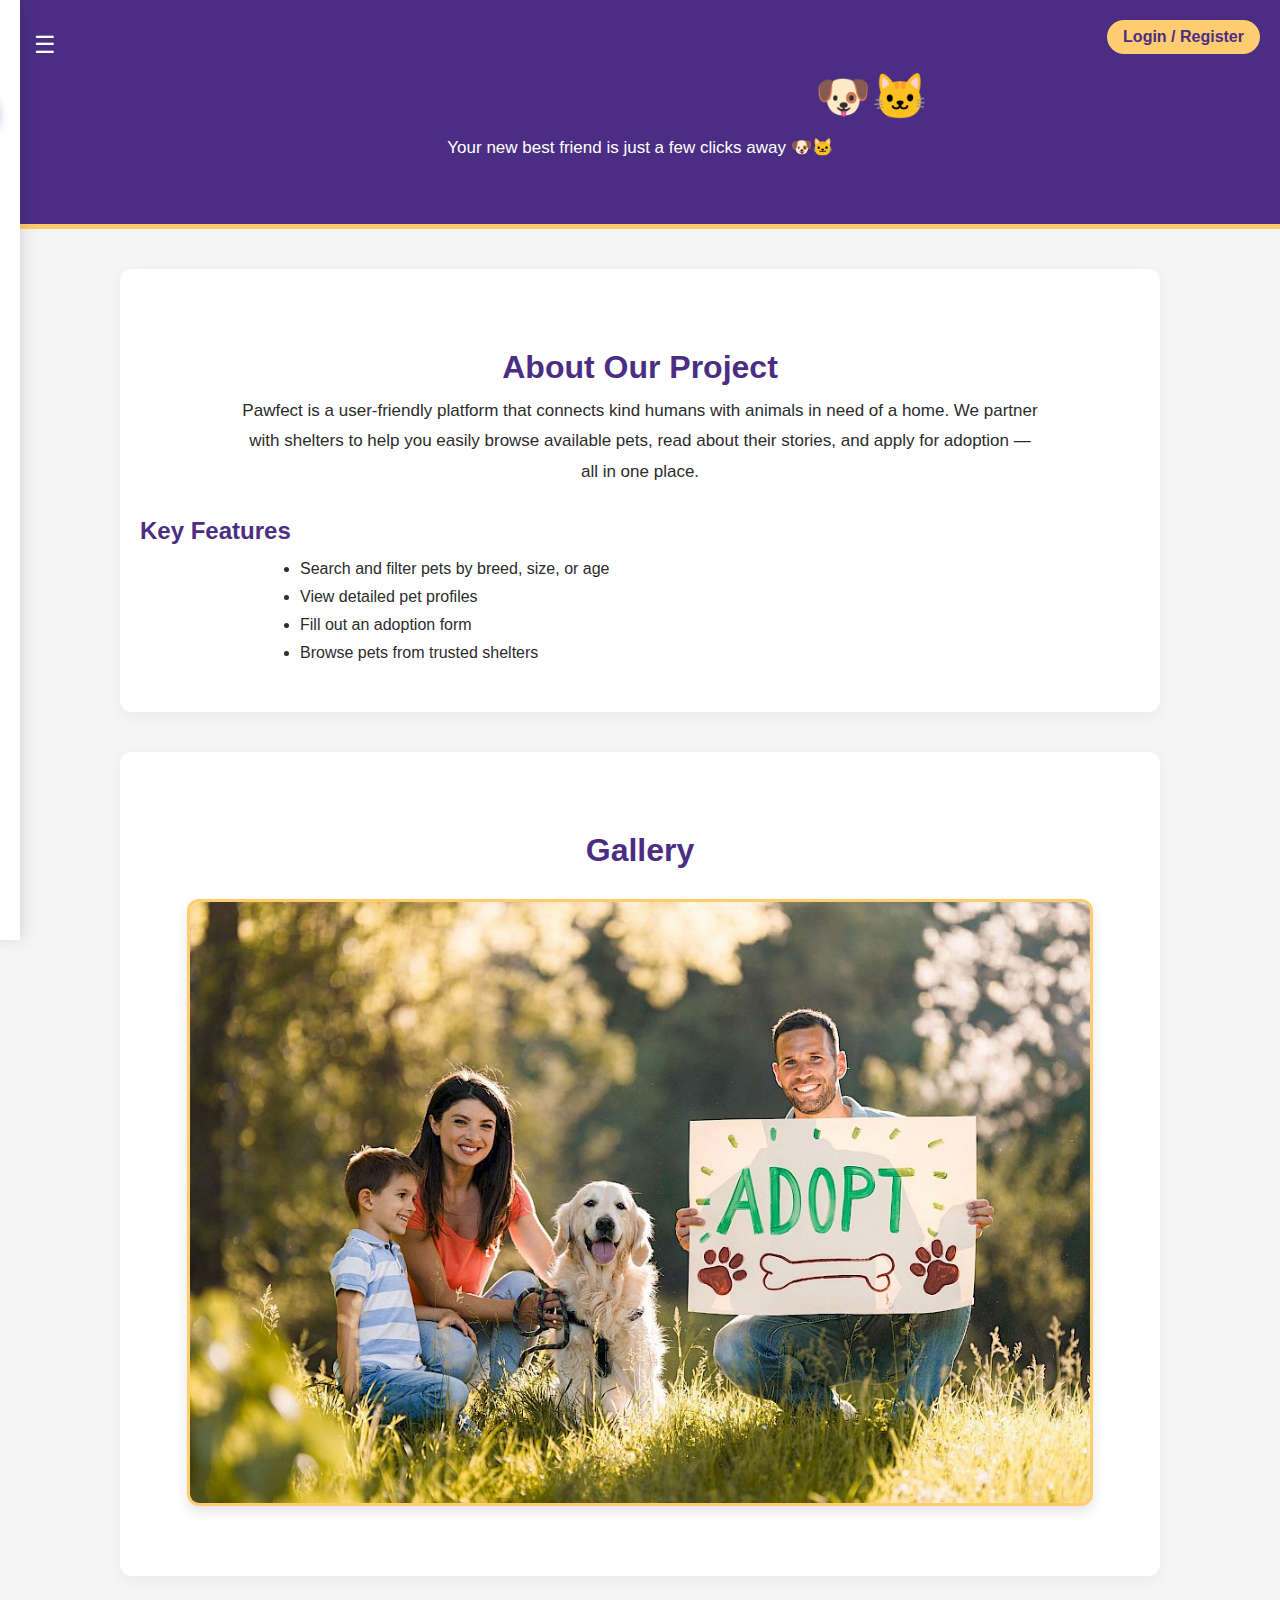
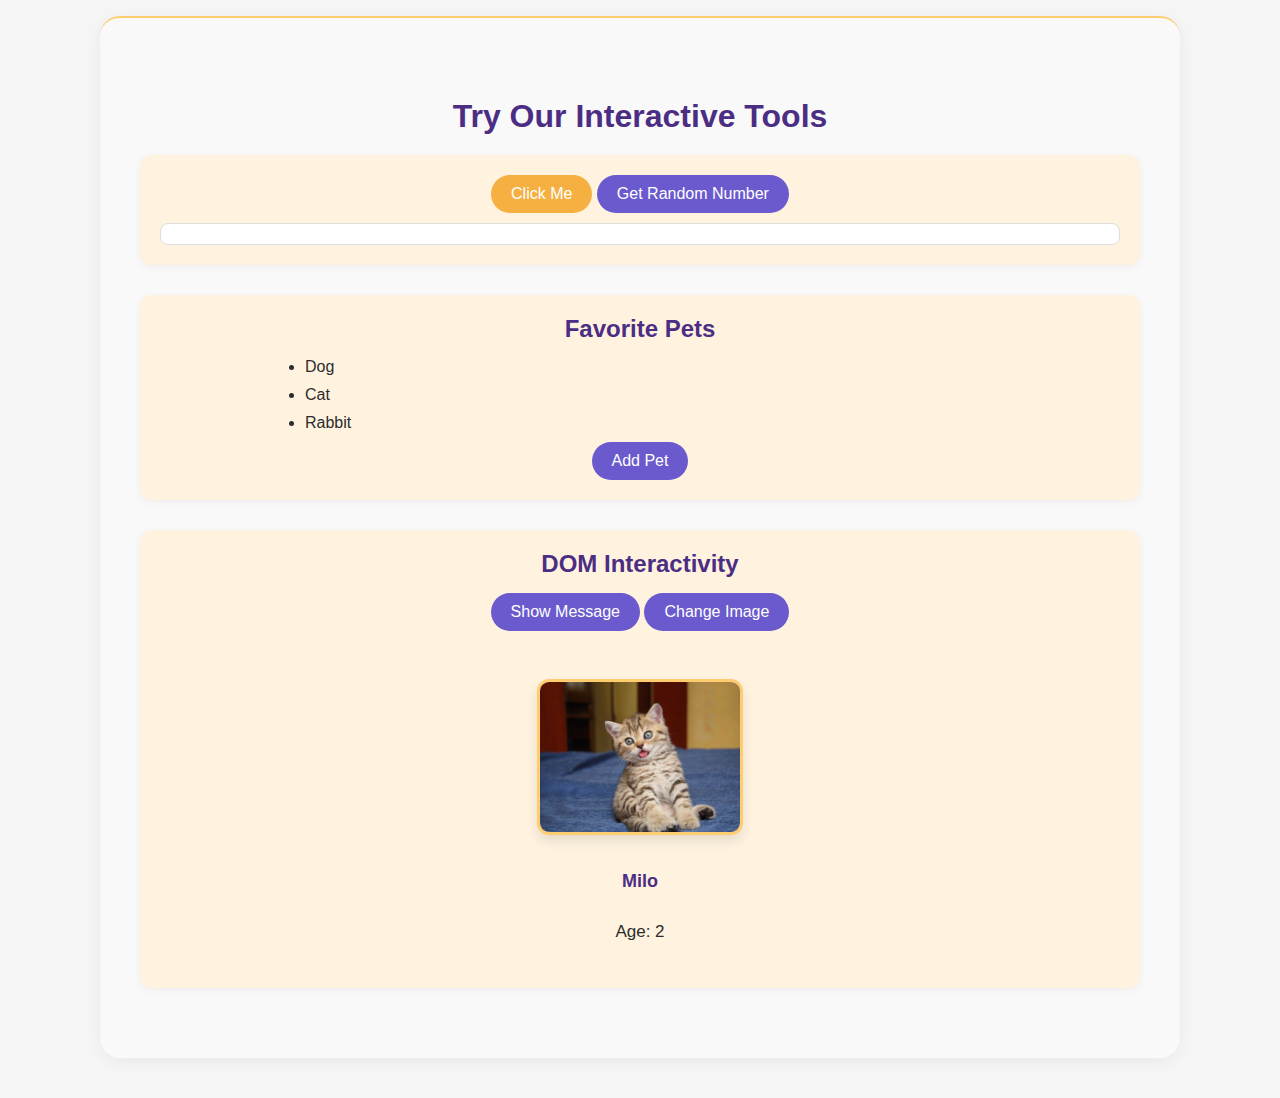
<file: index.html>
<!DOCTYPE html>
<html lang="en">
<head>
  <meta charset="UTF-8" />
  <meta name="viewport" content="width=device-width, initial-scale=1.0" />
  <title>Pet Adoption Website</title>
  <link rel="stylesheet" href="css/styles.css" />
</head>
<body>
  <header>
    <div class="header-container">
      <div class="header-content">
        <h1 id="mainTitle">Welcome to Pawfect!</h1>
        <p>Your new best friend is just a few clicks away 🐶🐱</p>
      </div>
      <a href="login.html" class="login-btn" style="position: absolute; top: 20px; right: 20px;">Login / Register</a>
      <button class="menu-toggle" id="sidebarToggle">☰</button>

      <div class="sidebar" id="sidebar">
        <div class="sidebar-header">
          <h3>Pawfect Menu</h3>
          <button class="sidebar-close" id="sidebarClose">×</button>
        </div>
        <ul class="sidebar-menu">
          <li><a href="index.html">Home</a></li>
          <li><a href="adopt.html">Adopt a Pet</a></li>
          <li><a href="pet-details.html">Pet Details</a></li>
          <li><a href="about.html">About Us</a></li>
          <li><a href="contact.html">Contact</a></li>
          <li><a href="logic-tools.html">Logic Tools</a></li>
          <li><a href="settings.html">Settings</a></li>
        </ul>
      </div>
      <div class="sidebar-overlay" id="sidebarOverlay"></div>
    </div>
  </header>

  <section>
    <h2>About Our Project</h2>
    <p>Pawfect is a user-friendly platform that connects kind humans with animals in need of a home.
      We partner with shelters to help you easily browse available pets, read about their stories, and apply for adoption — all in one place.</p>
    <h3>Key Features</h3>
    <ul>
      <li>Search and filter pets by breed, size, or age</li>
      <li>View detailed pet profiles</li>
      <li>Fill out an adoption form</li>
      <li>Browse pets from trusted shelters</li>
    </ul>
  </section>

  <section>
    <h2>Gallery</h2>
    <img src="images/pet.jpg" alt="Adoptable dog" />
  </section>

  <section class="interactive-section">
    <h2>Try Our Interactive Tools</h2>

    <div class="interactive-box">
      <button id="alertBtn" class="btn">Click Me</button>
      <button id="randomBtn" class="btn">Get Random Number</button>
      <div id="randomDisplay" class="output-box"></div>
    </div>

    <div class="interactive-box">
      <h3>Favorite Pets</h3>
      <ul id="petList" class="pet-list-box"></ul>
      <button id="addPetBtn" class="btn">Add Pet</button>
    </div>

    <div class="interactive-box">
      <h3>DOM Interactivity</h3>
      <button id="revealBtn" class="btn">Show Message</button>
      <button id="changeImgBtn" class="btn">Change Image</button>
      <br><br>
      <img id="mainImage" src="images/cat2.jpg" alt="Adoptable dog" width="200" />
      <audio id="meowSound" src="meow.mp3"></audio>
      <p class="pet-name">Pet name will appear here</p>
      <p class="pet-age"></p>

    </div>
    

  <p id="loginStatus"></p>

  <script src="js/sidebar.js"></script>
  <script src="js/script.js"></script>
  <script src="js/jquery-script.js"></script>
  <script src="js/auth.js"></script>
</body>
</html>
</file>
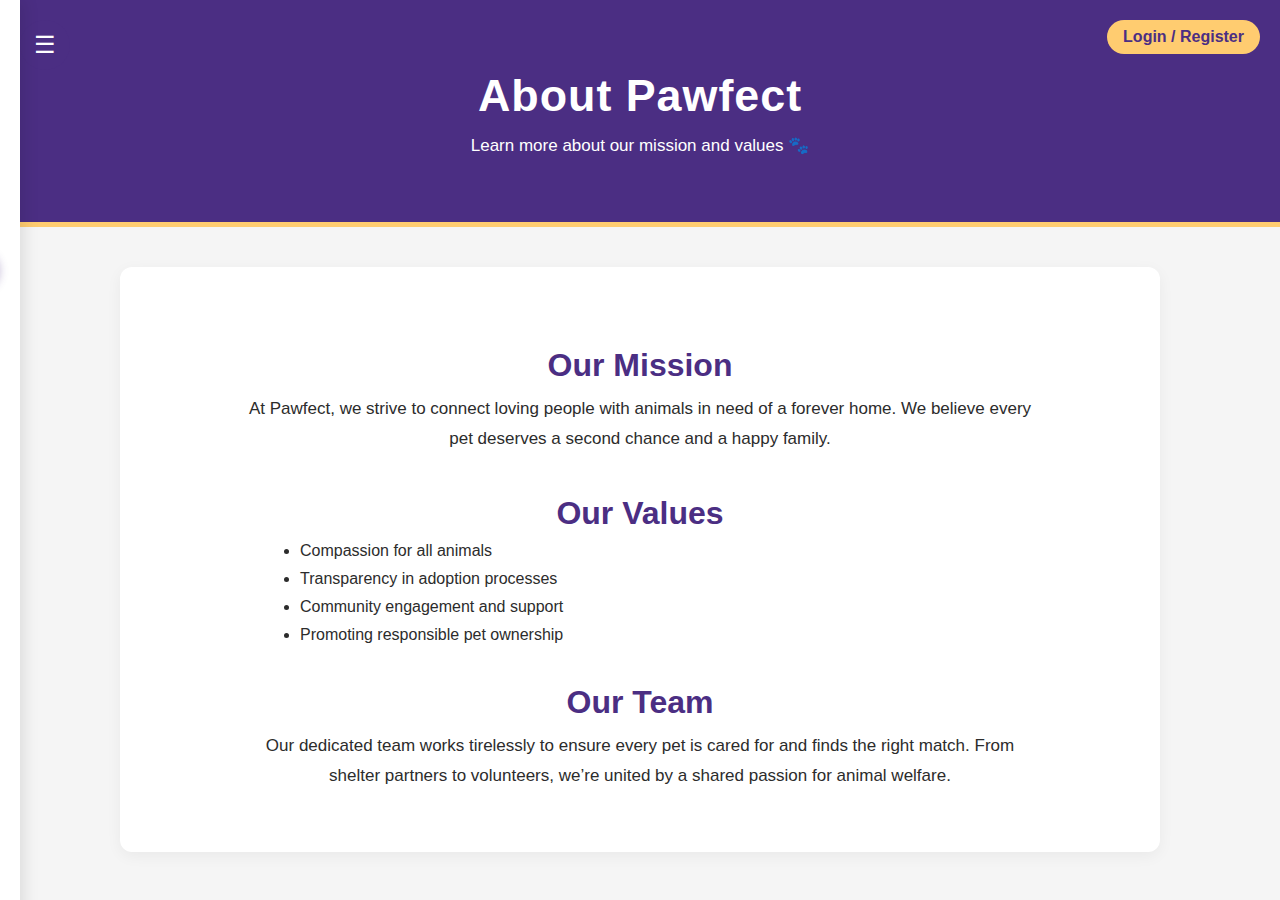
<file: about.html>
<!DOCTYPE html>
<html lang="en">
<head>
  <meta charset="UTF-8" />
  <meta name="viewport" content="width=device-width, initial-scale=1.0"/>
  <title>About Pawfect</title>
  <link rel="stylesheet" href="css/styles.css" />
</head>
<body>

<header>
  <h1>About Pawfect</h1>
  <p>Learn more about our mission and values 🐾</p>
  <a href="login.html" class="login-btn" style="position: absolute; top: 20px; right: 20px;">Login / Register</a>
  <button class="menu-toggle" id="sidebarToggle">☰</button>

  <div class="sidebar" id="sidebar">
    <div class="sidebar-header">
      <h3>Pawfect Menu</h3>
      <button class="sidebar-close" id="sidebarClose">×</button>
    </div>
    <ul class="sidebar-menu">
      <li><a href="index.html">Home</a></li>
      <li><a href="adopt.html">Adopt a Pet</a></li>
      <li><a href="pet-details.html">Pet Details</a></li>
      <li><a href="about.html" class="active">About Us</a></li>
      <li><a href="contact.html">Contact</a></li>
      <li><a href="logic-tools.html">Logic Tools</a></li>
      <li><a href="settings.html">Settings</a></li>
    </ul>
  </div>

  <div class="sidebar-overlay" id="sidebarOverlay"></div>
</header>

<section>
  <h2>Our Mission</h2>
  <p>At Pawfect, we strive to connect loving people with animals in need of a forever home. We believe every pet deserves a second chance and a happy family.</p>
  
  <h2>Our Values</h2>
  <ul>
    <li>Compassion for all animals</li>
    <li>Transparency in adoption processes</li>
    <li>Community engagement and support</li>
    <li>Promoting responsible pet ownership</li>
  </ul>
  
  <h2>Our Team</h2>
  <p>Our dedicated team works tirelessly to ensure every pet is cared for and finds the right match. From shelter partners to volunteers, we’re united by a shared passion for animal welfare.</p>
</section>
<script src="js/adopt-form.js"></script>
<script src="js/sidebar.js"></script>
</body>
</html>
</file>
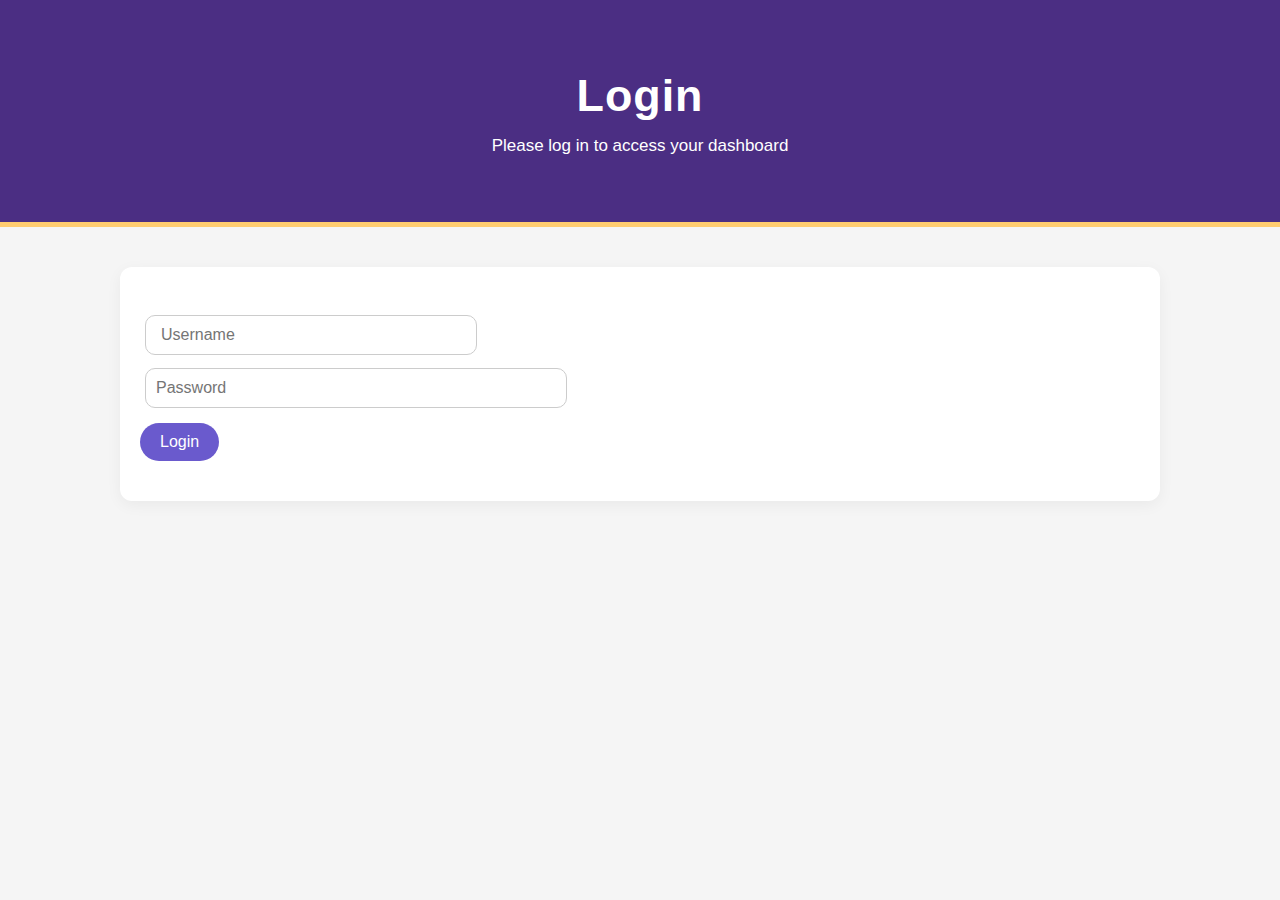
<file: admin-dashboard.html>
<!DOCTYPE html>
<html lang="en">
<head>
  <meta charset="UTF-8" />
  <meta name="viewport" content="width=device-width, initial-scale=1.0" />
  <title>Admin Dashboard</title>
  <link rel="stylesheet" href="css/styles.css" />
</head>
<body>
  <header>
    <h1>Admin Dashboard</h1>
    <p>Manage pet listings and user applications 🛠️</p>
    <button class="menu-toggle" id="sidebarToggle">☰</button>

    <div class="sidebar" id="sidebar">
      <div class="sidebar-header">
        <h3>Pawfect Menu</h3>
        <button class="sidebar-close" id="sidebarClose">×</button>
      </div>
      <ul class="sidebar-menu">
        <li><a href="index.html">Home</a></li>
        <li><a href="adopt.html">Adopt a Pet</a></li>
        <li><a href="pet-details.html">Pet Details</a></li>
        <li><a href="about.html">About Us</a></li>
        <li><a href="contact.html">Contact</a></li>
        <li><a href="logic-tools.html">Logic Tools</a></li>
        <li><a href="settings.html">Settings</a></li>
      </ul>
    </div>
    <div class="sidebar-overlay" id="sidebarOverlay"></div>
  </header>

  <section>
    <h2>Pet Listings</h2>
    <table class="admin-table">
      <thead>
        <tr>
          <th>Name</th>
          <th>Breed</th>
          <th>Age</th>
          <th>Status</th>
          <th>Actions</th>
        </tr>
      </thead>
      <tbody>
        <tr>
          <td>Aktos</td>
          <td>Labrador</td>
          <td>2</td>
          <td>Available</td>
          <td><button class="btn">Edit</button> <button class="btn danger">Remove</button></td>
        </tr>
        <tr>
          <td>Luna</td>
          <td>Siberian</td>
          <td>1</td>
          <td>Adopted</td>
          <td><button class="btn">Edit</button> <button class="btn danger">Remove</button></td>
        </tr>
      </tbody>
    </table>
  </section>

  <section>
    <h2>Pending Applications</h2>
    <ul class="admin-list" id="applicationsList"></ul>
      <li><strong>John Doe</strong> applied to adopt <em>Aktos</em> — <button class="btn">Approve</button> <button class="btn danger">Reject</button></li>
      <li><strong>Jane Smith</strong> applied to adopt <em>Luna</em> — <button class="btn">Approve</button> <button class="btn danger">Reject</button></li>
    </ul>
  </section>
  <script>
    const list = document.getElementById('applicationsList');
    const apps = JSON.parse(localStorage.getItem('adoptionApplications') || '[]');
  
    if (apps.length === 0) {
      list.innerHTML = '<li>Нет новых заявок</li>';
    } else {
      apps.forEach(app => {
        const li = document.createElement('li');
        li.innerHTML = `<strong>${app.fullName}</strong> хочет усыновить <em>${app.petName}</em> —
          <button class="btn">Одобрить</button>
          <button class="btn danger">Отклонить</button>`;
        list.appendChild(li);
      });
    }
  </script>
  
  <script src="js/sidebar.js"></script>
  <script src="js/dashboard.js"></script>
  <script src="js/auth.js"></script>
</body>
</html>
</file>
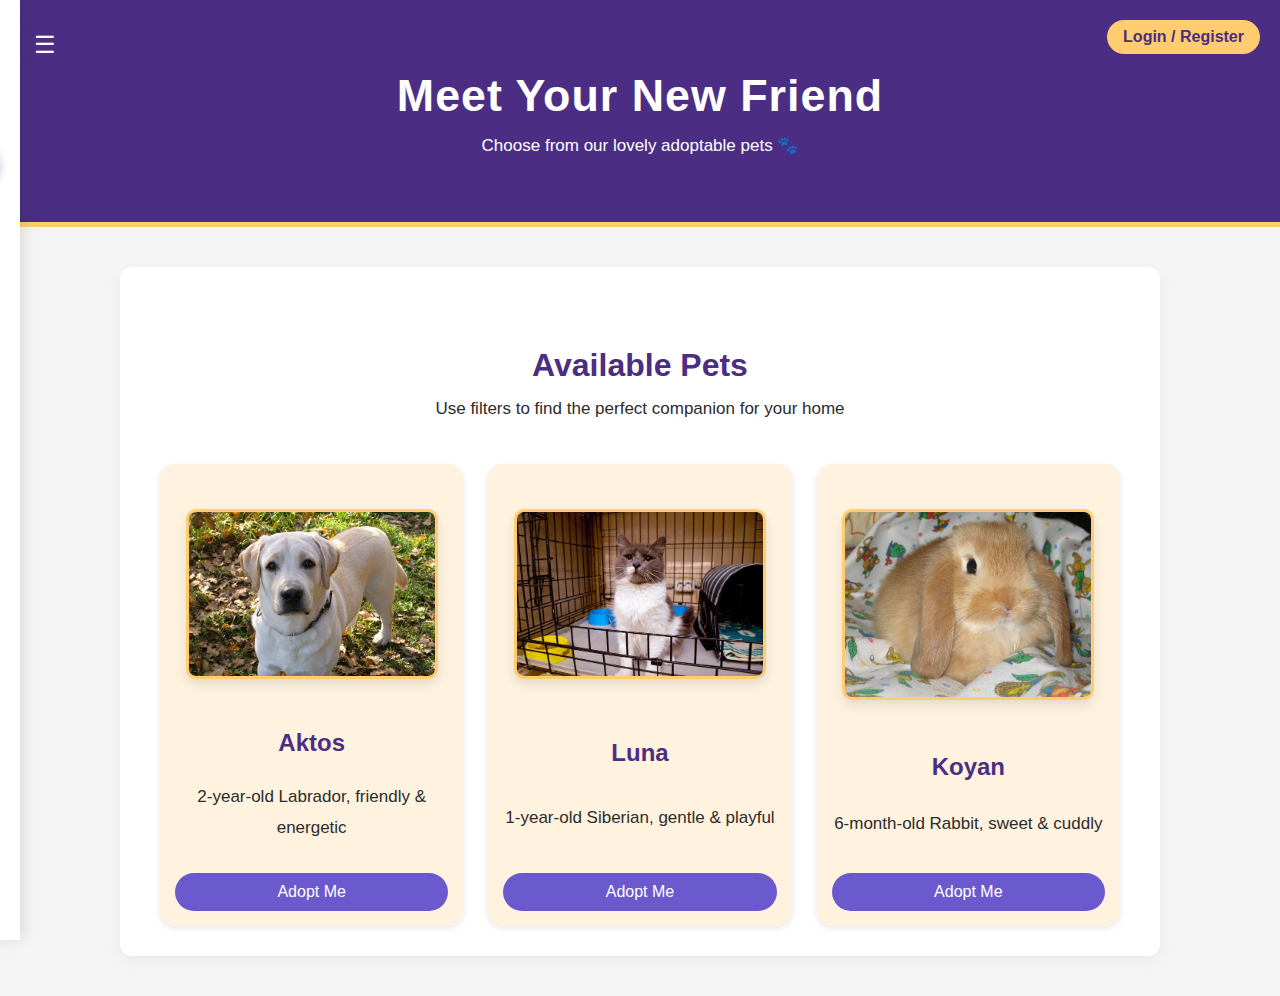
<file: adopt.html>
<!DOCTYPE html>
<html lang="en">
<head>
  <meta charset="UTF-8" />
  <meta name="viewport" content="width=device-width, initial-scale=1.0"/>
  <title>Adopt a Pet</title>
  <link rel="stylesheet" href="css/styles.css" />
  <link rel="stylesheet" href="css/modal.css" />
</head>
<body>

<header>
  <h1>Meet Your New Friend</h1>
  <p>Choose from our lovely adoptable pets 🐾</p>
  <a href="login.html" class="login-btn" style="position: absolute; top: 20px; right: 20px;">Login / Register</a>
  <button class="menu-toggle" id="sidebarToggle">☰</button>

  <div class="sidebar" id="sidebar">
    <div class="sidebar-header">
      <h3>Pawfect Menu</h3>
      <button class="sidebar-close" id="sidebarClose">×</button>
    </div>
    <ul class="sidebar-menu">
      <li><a href="index.html">Home</a></li>
      <li><a href="adopt.html">Adopt a Pet</a></li>
      <li><a href="pet-details.html">Pet Details</a></li>
      <li><a href="about.html">About Us</a></li>
      <li><a href="contact.html">Contact</a></li>
      <li><a href="logic-tools.html">Logic Tools</a></li>
    </ul>
  </div>

  <div class="sidebar-overlay" id="sidebarOverlay"></div>
</header>

<section>
  <h2>Available Pets</h2>
  <p>Use filters to find the perfect companion for your home</p>

  <div class="pets-grid">
    <div class="pet-card">
      <img src="images/dog1.jpg" alt="Aktos the dog" />
      <h3>Aktos</h3>
      <p>2-year-old Labrador, friendly & energetic</p>
      <button type="button" class="btn adopt-btn" data-pet="Aktos">Adopt Me</button>

    </div>
    <div class="pet-card">
      <img src="images/cat1.jpg" alt="Luna the cat" />
      <h3>Luna</h3>
      <p>1-year-old Siberian, gentle & playful</p>
      <button type="button" class="btn adopt-btn" data-pet="Luna">Adopt Me</button>

    </div>
    <div class="pet-card">
      <img src="images/rabbit1.jpg" alt="Koyan the rabbit" />
      <h3>Koyan</h3>
      <p>6-month-old Rabbit, sweet & cuddly</p>
      <button type="button" class="btn adopt-btn" data-pet="Koyan">Adopt Me</button>

    </div>
  </div>
</section>

<div id="adoptionFormModal" class="modal hidden">
  <div class="modal-content">
    <span class="close-button" id="closeModal">×</span>
    <h2>Заполните форму для усыновления</h2>
    <form id="adoptionForm">
      <input type="hidden" name="petName" id="petNameField" />
      <label for="fullName">Ваше имя:</label>
      <input type="text" id="fullName" name="fullName" required />

      <label for="email">Email:</label>
      <input type="email" id="email" name="email" required />

      <label for="phone">Телефон:</label>
      <input type="tel" id="phone" name="phone" required />

      <label for="message">Почему вы хотите усыновить?</label>
      <textarea id="message" name="message" rows="4" required></textarea>

      <button type="submit" class="btn">Отправить заявку</button>
    </form>
  </div>
</div>

<!-- Скрипты -->
<script src="js/sidebar.js"></script>
<script src="js/adopt-form.js"></script>

</body>
</html>
</file>
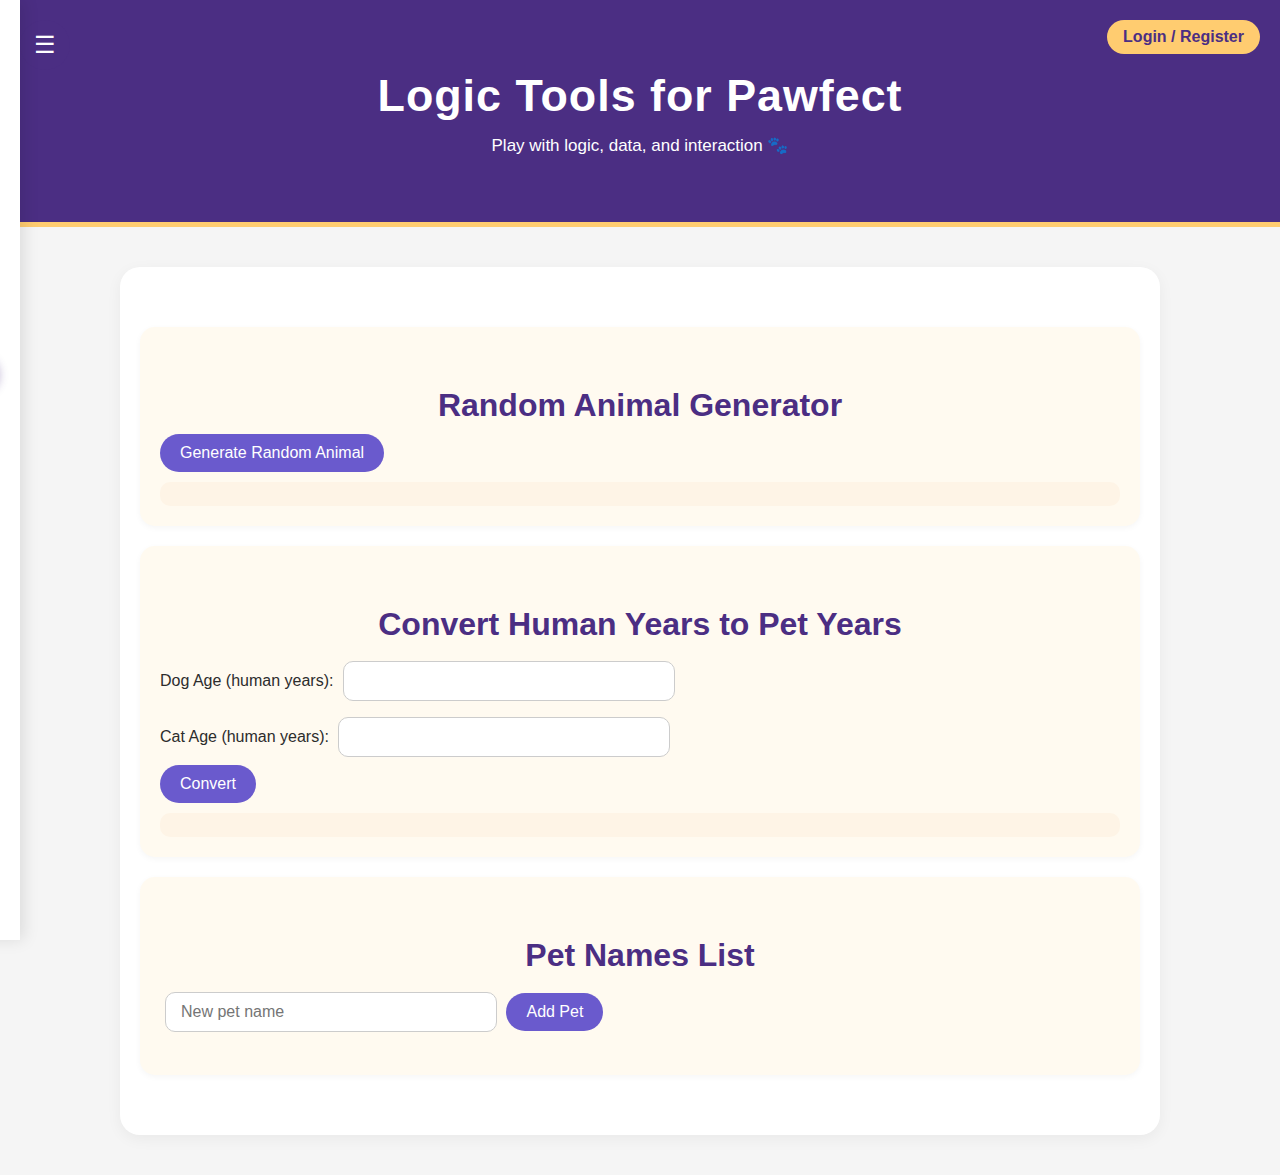
<file: logic-tools.html>
<!DOCTYPE html>
<html lang="en">
<head>
  <meta charset="UTF-8" />
  <meta name="viewport" content="width=device-width, initial-scale=1.0"/>
  <title>Logic Tools — Pet Adoption</title>
  <link rel="stylesheet" href="css/styles.css">
</head>
<body>

  <header>
    <h1>Logic Tools for Pawfect</h1>
    <p>Play with logic, data, and interaction 🐾</p>
    <a href="login.html" class="login-btn" style="position: absolute; top: 20px; right: 20px;">Login / Register</a>
<button class="menu-toggle" id="sidebarToggle">☰</button>


<div class="sidebar" id="sidebar">
    <div class="sidebar-header">
        <h3>Pawfect Menu</h3>
        <button class="sidebar-close" id="sidebarClose">×</button>
    </div>
    <ul class="sidebar-menu">
        <li><a href="index.html">Home</a></li>
        <li><a href="adopt.html">Adopt a Pet</a></li>
        <li><a href="pet-details.html">Pet Details</a></li>
        <li><a href="about.html">About Us</a></li>
        <li><a href="contact.html">Contact</a></li>
        <li><a href="logic-tools.html">Logic Tools</a></li>
        
    </ul>
</div>

<div class="sidebar-overlay" id="sidebarOverlay"></div>
  </header>

  <section class="logic-section">

    <div class="logic-box">
      <h2>Random Animal Generator</h2>
      <button id="randomBtn" class="btn">Generate Random Animal</button>
      <div id="randomResult" class="output"></div>
    </div>
  
    <div class="logic-box">
      <h2>Convert Human Years to Pet Years</h2>
      <div>
        <label>Dog Age (human years):</label>
        <input type="number" id="dogAge" min="0" step="0.1" />
      </div>
      <div>
        <label>Cat Age (human years):</label>
        <input type="number" id="catAge" min="0" step="0.1" />
      </div>
      <button id="compareBtn" class="btn">Convert</button>
      <div id="compareResult" class="output"></div>
    </div>
  
    <div class="logic-box">
      <h2>Pet Names List</h2>
      <input type="text" id="newPetInput" placeholder="New pet name" />
      <button id="addNewPetBtn" class="btn">Add Pet</button>
      <ul id="petList"></ul>
    </div>
  
    
  
  </section>
  
  
  <script src="js/sidebar.js"></script>
  <script src="js/logic-tools.js"></script>
</body>
</html>
</file>
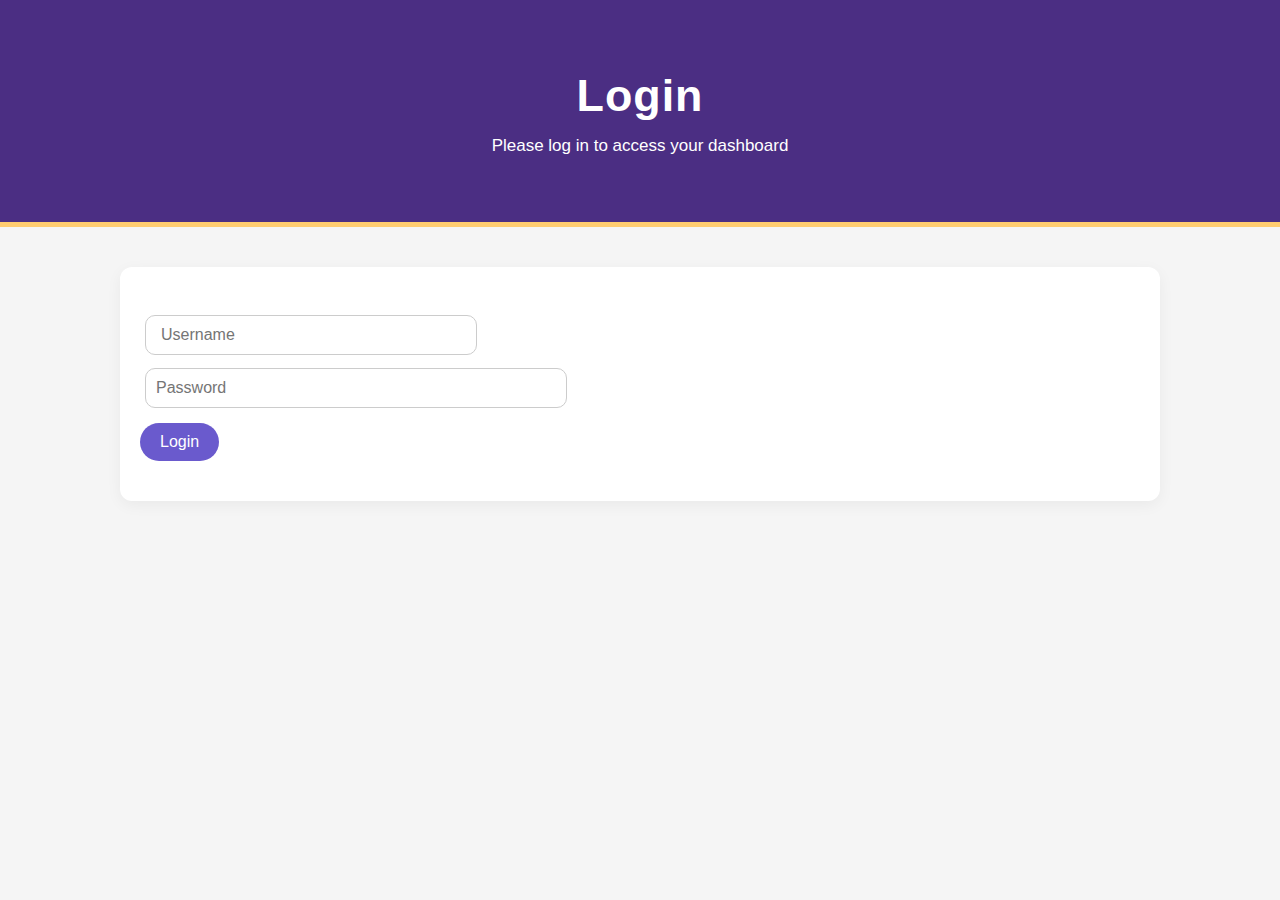
<file: login.html>
<!DOCTYPE html>
<html lang="en">
<head>
  <meta charset="UTF-8">
  <meta name="viewport" content="width=device-width, initial-scale=1.0">
  <title>Login</title>
  <link rel="stylesheet" href="css/styles.css">
</head>
<body>
  <header>
    <h1>Login</h1>
    <p>Please log in to access your dashboard</p>
  </header>

  <section>
    <form id="loginForm">
      <input type="text" id="username" placeholder="Username" required><br>
      <input type="password" id="password" placeholder="Password" required><br>
      <button type="submit" class="btn">Login</button>
    </form>
  </section>

  <script>
    document.getElementById("loginForm").addEventListener("submit", function (e) {
      e.preventDefault();

      const username = document.getElementById("username").value.trim();
      const password = document.getElementById("password").value.trim();

      if (username === "admin" && password === "admin123") {
        loginAs("admin");
      } else if (username === "user" && password === "user123") {
        loginAs("user");
      } else {
        alert("Invalid credentials");
      }
    });
  </script>
  <script src="js/auth.js"></script>
  <script src="js/sidebar.js"></script>
</body>
</html>
</file>
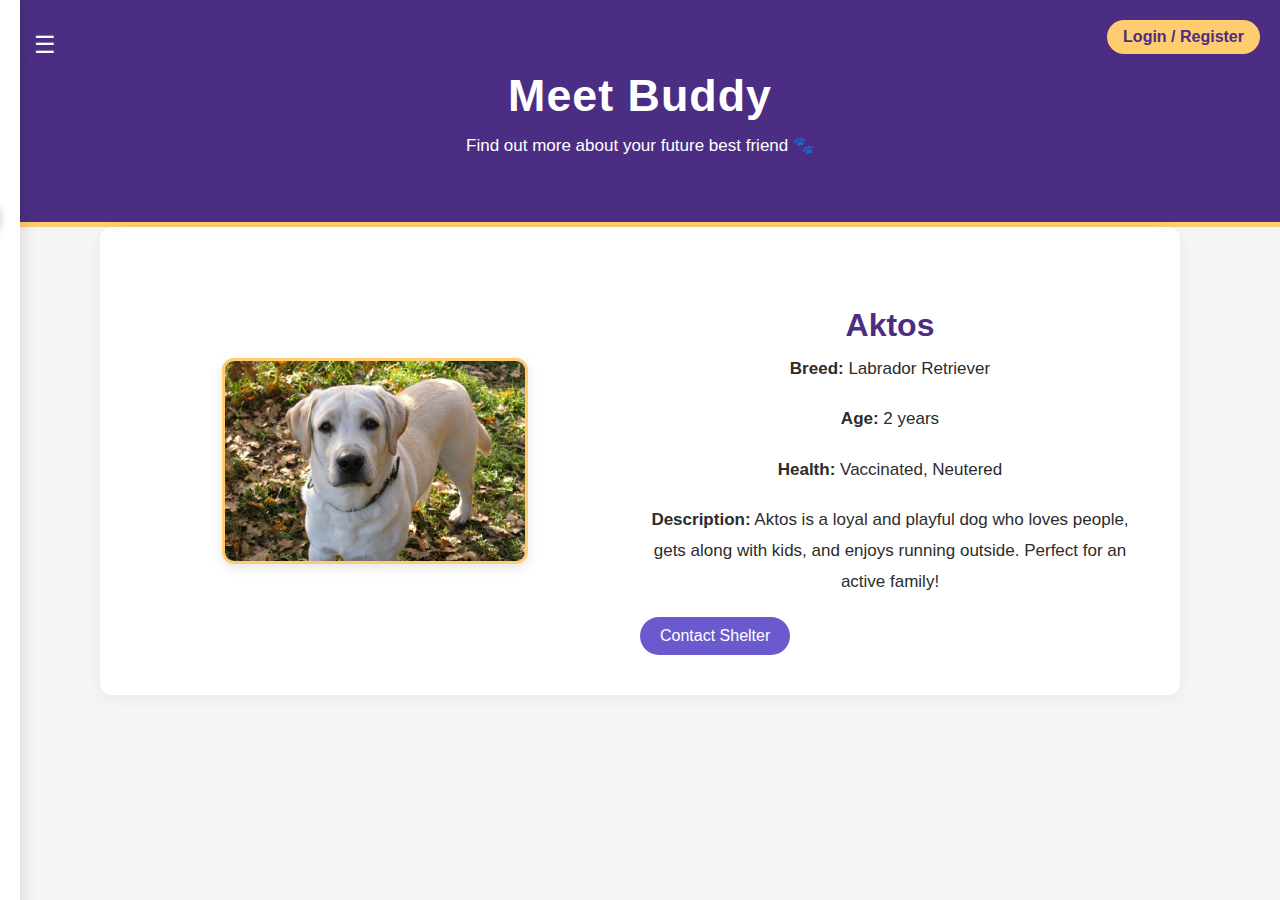
<file: pet-details.html>
<!DOCTYPE html>
<html lang="en">
<head>
  <meta charset="UTF-8" />
  <meta name="viewport" content="width=device-width, initial-scale=1.0"/>
  <title>Pet Details</title>
  <link rel="stylesheet" href="css/styles.css" />
</head>
<body>

<header>
  <h1>Meet Buddy</h1>
  <p>Find out more about your future best friend 🐾</p>
  <a href="login.html" class="login-btn" style="position: absolute; top: 20px; right: 20px;">Login / Register</a>
  <button class="menu-toggle" id="sidebarToggle">☰</button>

  <div class="sidebar" id="sidebar">
    <div class="sidebar-header">
      <h3>Pawfect Menu</h3>
      <button class="sidebar-close" id="sidebarClose">×</button>
    </div>
    <ul class="sidebar-menu">
      <li><a href="index.html">Home</a></li>
      <li><a href="adopt.html">Adopt a Pet</a></li>
      <li><a href="pet-details.html" class="active">Pet Details</a></li>
      <li><a href="about.html">About Us</a></li>
      <li><a href="contact.html">Contact</a></li>
      <li><a href="logic-tools.html">Logic Tools</a></li>
      <li><a href="settings.html">Settings</a></li>
    </ul>
  </div>

  <div class="sidebar-overlay" id="sidebarOverlay"></div>
</header>

<section class="pet-details-section">
  <img src="images/dog1.jpg" alt="Aktos the dog" class="pet-detail-img" />
  <article class="pet-info">
    <h2>Aktos</h2>
    <p><strong>Breed:</strong> Labrador Retriever</p>
    <p><strong>Age:</strong> 2 years</p>
    <p><strong>Health:</strong> Vaccinated, Neutered</p>
    <p><strong>Description:</strong> Aktos is a loyal and playful dog who loves people, gets along with kids, and enjoys running outside. Perfect for an active family!</p>
    <a href="contact.html" class="btn">Contact Shelter</a>
  </article>
</section>

<script src="js/sidebar.js"></script>
</body>
</html>
</file>
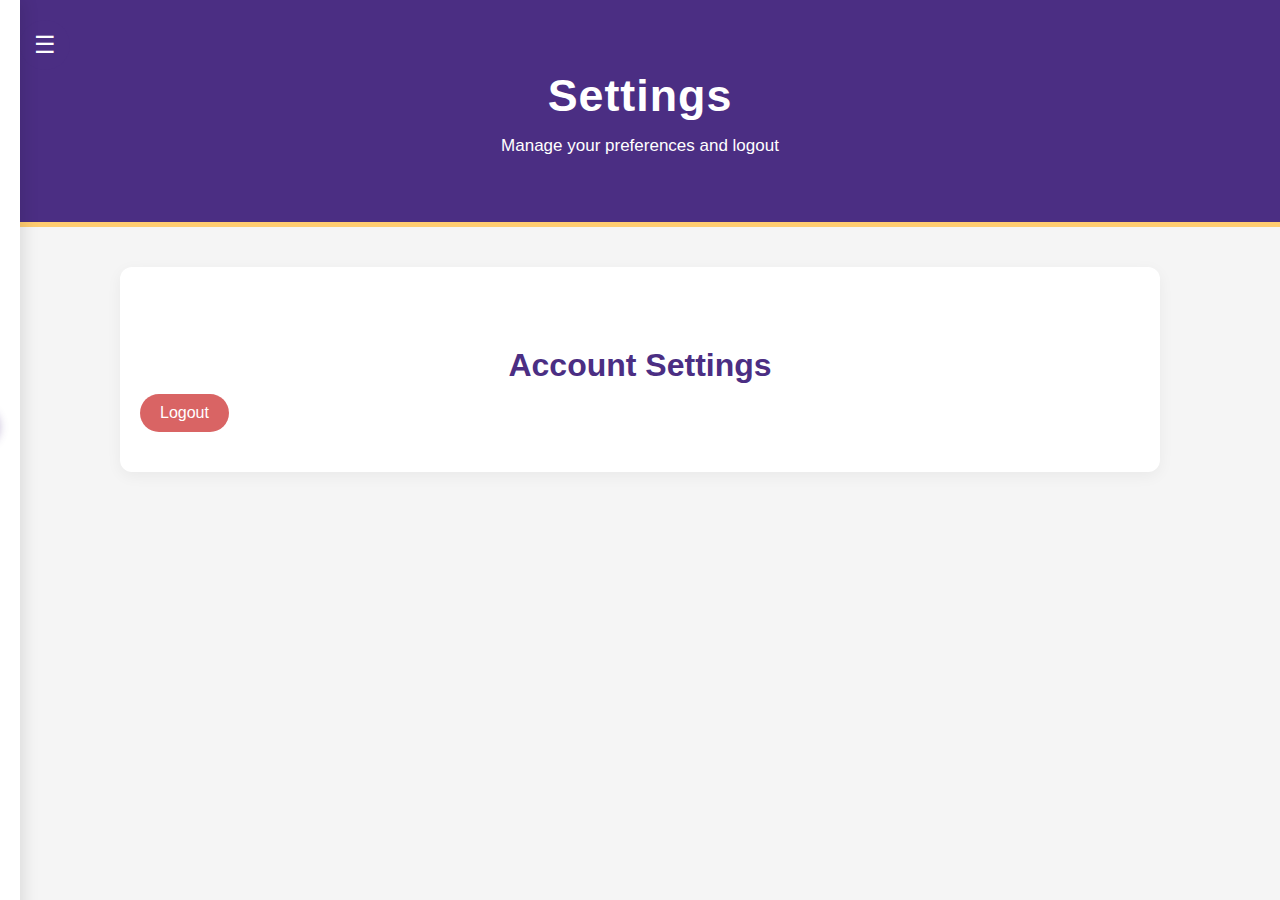
<file: settings.html>
<!DOCTYPE html>
<html lang="en">
<head>
  <meta charset="UTF-8" />
  <meta name="viewport" content="width=device-width, initial-scale=1.0" />
  <title>Settings</title>
  <link rel="stylesheet" href="css/styles.css" />
</head>
<body>
  <header>
    <h1>Settings</h1>
    <p>Manage your preferences and logout</p>
    <button class="menu-toggle" id="sidebarToggle">☰</button>

    <div class="sidebar" id="sidebar">
      <div class="sidebar-header">
        <h3>Pawfect Menu</h3>
        <button class="sidebar-close" id="sidebarClose">×</button>
      </div>
      <ul class="sidebar-menu">
        <li><a href="index.html">Home</a></li>
        <li><a href="adopt.html">Adopt a Pet</a></li>
        <li><a href="pet-details.html">Pet Details</a></li>
        <li><a href="about.html">About Us</a></li>
        <li><a href="contact.html">Contact</a></li>
        <li><a href="logic-tools.html">Logic Tools</a></li>
        <li><a href="settings.html" class="active">Settings</a></li>
      </ul>
    </div>
    <div class="sidebar-overlay" id="sidebarOverlay"></div>
  </header>

  <section>
    <h2>Account Settings</h2>
    <button onclick="logout()" class="btn danger">Logout</button>
  </section>

  <script src="js/sidebar.js"></script>
  <script src="js/auth.js"></script>
</body>
</html>
</file>
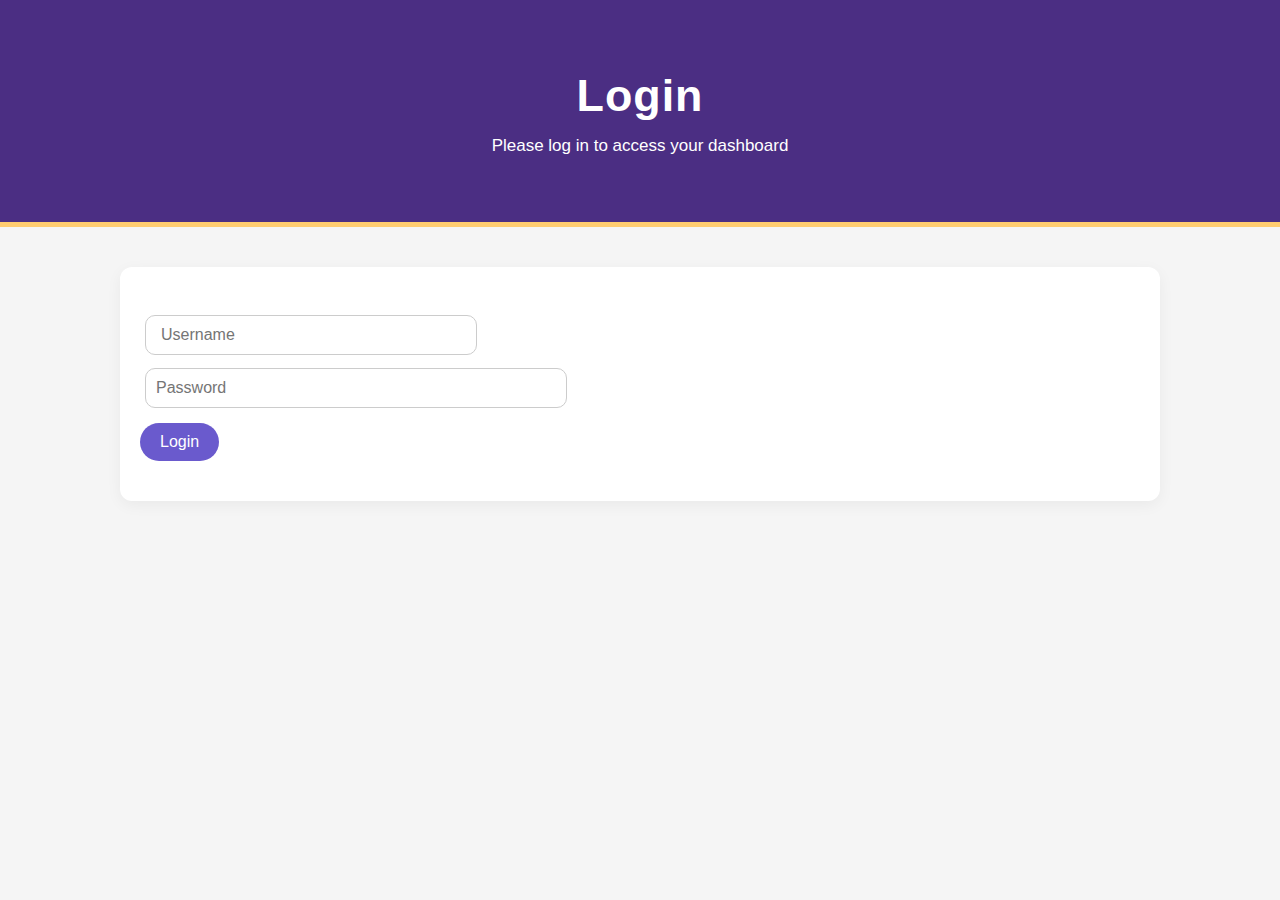
<file: user-dashboard.html>
<!DOCTYPE html>
<html lang="en">
<head>
  <meta charset="UTF-8" />
  <meta name="viewport" content="width=device-width, initial-scale=1.0" />
  <title>User Dashboard</title>
  <link rel="stylesheet" href="css/styles.css" />
</head>
<body>
  <header>
    <h1>User Dashboard</h1>
    <p>Track your favorites and applications 💼</p>
    <button class="menu-toggle" id="sidebarToggle">☰</button>

    <div class="sidebar" id="sidebar">
      <div class="sidebar-header">
        <h3>Pawfect Menu</h3>
        <button class="sidebar-close" id="sidebarClose">×</button>
      </div>
      <ul class="sidebar-menu">
        <li><a href="index.html">Home</a></li>
        <li><a href="adopt.html">Adopt a Pet</a></li>
        <li><a href="pet-details.html">Pet Details</a></li>
        <li><a href="about.html">About Us</a></li>
        <li><a href="contact.html">Contact</a></li>
        <li><a href="logic-tools.html">Logic Tools</a></li>
        <li><a href="settings.html">Settings</a></li>
      </ul>
    </div>
    <div class="sidebar-overlay" id="sidebarOverlay"></div>
  </header>

  <section>
    <h2>Your Favorites</h2>
    <ul class="pet-list">
      <li class="pet-card">
        <img src="images/cat1.jpg" alt="Luna the cat" />
        <h3>Luna</h3>
        <p>1-year-old Siamese</p>
      </li>
    </ul>

    <h2>Submitted Applications</h2>
    <p>You have submitted 1 application.</p>
    <ul>
      <li>Application for Aktos - Status: <strong>Pending</strong></li>
    </ul>
  </section>

  <script src="js/sidebar.js"></script>
  <script src="js/dashboard.js"></script>
  <script src="js/auth.js"></script>
</body>
</html>
</file>
<file: css/styles.css>
body {
    font-family: 'Segoe UI', Tahoma, Geneva, Verdana, sans-serif;
    margin: 0;
    padding: 0;
    background-color: #f5f5f5;
    color: #2c2c2c;
}

header {
    background-color: #4b2e83;
    color: white;
    padding: 40px 20px;
    text-align: center;
    border-bottom: 5px solid #ffcc70;
}

h1 {
    font-size: 2.8em;
    margin-bottom: 10px;
    letter-spacing: 1px;
}

h2 {
    font-size: 2em;
    color: #4b2e83;
    margin-top: 40px;
    margin-bottom: 10px;
    text-align: center;
}


h3 {
    font-size: 1.5em;
    color: #4b2e83;
    margin: 30px 0 15px;
}

p {
    font-size: 17px;
    line-height: 1.8;
    max-width: 800px;
    margin: 0 auto 20px;
    text-align: center;
}

section {
    background-color: #ffffff;
    margin: 40px auto;
    padding: 40px 20px;
    max-width: 1000px;
    border-radius: 12px;
    box-shadow: 0 4px 15px rgba(0, 0, 0, 0.05);
}

nav {
    margin-top: 20px;
}

.nav-links {
    list-style: none;
    padding: 0;
    display: grid;
    grid-template-columns: repeat(auto-fit, minmax(140px, 1fr));
    gap: 15px;
    background-color: #fff;
    max-width: 500px;
    margin: 0 auto;
}

.nav-links li {
    display: flex;
    justify-content: center;
}

.nav-links li a {
    text-decoration: none;
    color: #4b2e83;
    font-weight: bold;
    padding: 10px 20px;
    border-radius: 25px;
    background-color: #fff3e0;
    transition: background 0.3s ease;
    text-align: center;
    width: 100%;
}

.nav-links li a:hover {
    background-color: #f5b041;
    color: white;
}

ul {
    max-width: 700px;
    margin: 0 auto;
    padding-left: 20px;
    text-align: left;
}

ul li {
    font-size: 16px;
    margin: 10px 0;
}

img {
    display: block;
    margin: 30px auto;
    max-width: 90%;
    height: auto;
    border-radius: 12px;
    border: 3px solid #ffcc70;
    box-shadow: 0 6px 12px rgba(0,0,0,0.1);
}

@media (max-width: 768px) {
    header {
        padding: 30px 10px;
    }

    h1 {
        font-size: 2em;
    }

    .nav-links {
        flex-direction: column;
        align-items: center;
        gap: 10px;
    }

    .nav-links li a {
        display: block;
        width: 100%;
        text-align: center;
    }

    section {
        padding: 20px;
    }

    img {
        max-width: 100%;
    }
}

.pets-grid {
    display: grid;
    grid-template-columns: repeat(auto-fit, minmax(250px, 1fr));
    gap: 25px;
    padding: 20px;
    max-width: 1200px;
    margin: 0 auto;
}

.pet-card {
    background-color: #fff3e0;
    border-radius: 15px;
    padding: 15px;
    text-align: center;
    box-shadow: 0 2px 6px rgba(0,0,0,0.1);
    display: flex;
    flex-direction: column;
    justify-content: space-between;
    height: 100%;
    min-height: 360px; /* добавлено */
}

.pet-card img {
    width: 100%;
    height: auto;
    border-radius: 10px;
    margin-bottom: 10px;
    object-fit: cover;
}

.btn {
    display: inline-block;
    background-color: #4b2e83;
    color: #fff;
    padding: 8px 16px;
    border-radius: 20px;
    text-decoration: none;
    transition: background 0.3s ease;
}

.btn:hover {
    background-color: #6c3dd0;
}


.login-btn {
    background-color: #4b2e83;
    color: white;
    padding: 8px 16px;
    border-radius: 20px;
}

.login-options {
    display: flex;
    justify-content: center;
    gap: 30px;
    list-style: none;
    margin-top: 30px;
}

.login-options .btn {
    padding: 12px 24px;
    font-weight: bold;
    background-color: #ffcc70;
    border-radius: 25px;
    text-decoration: none;
    color: #4b2e83;
    transition: background 0.3s;
}

.login-options .btn:hover {
    background-color: #f5b041;
    color: white;
}

.pet-list {
    display: flex;
    flex-wrap: wrap;
    gap: 20px;
    justify-content: center;
    padding: 0;
    margin: 20px auto;
    list-style: none;
    max-width: 1000px;
}


.btn {
    background-color: #ffcc70;
    color: #4b2e83;
    padding: 10px 20px;
    border-radius: 25px;
    text-decoration: none;
    font-weight: bold;
    transition: background 0.3s;
}

.btn:hover {
    background-color: #f5b041;
    color: white;
}

.pet-details-section {
    display: flex;
    flex-wrap: wrap;
    gap: 30px;
    justify-content: center;
    align-items: center;
    padding: 40px;
    max-width: 1000px;
    margin: 0 auto;
    background-color: #fff;
    border-radius: 12px;
    box-shadow: 0 4px 15px rgba(0, 0, 0, 0.05);
  }
  
  .pet-detail-img {
    width: 300px;
    border-radius: 12px;
    box-shadow: 0 4px 12px rgba(0,0,0,0.1);
  }
  
  .pet-info {
    max-width: 500px;
    text-align: left;
  }
  
  .pet-info h2 {
    color: #4b2e83;
    margin-bottom: 10px;
  }
  
  .menu-wrapper {
    background-color: white;
    padding: 40px 30px;
    margin: 40px auto;
    border-radius: 30px;
    max-width: 650px;
    box-shadow: 0 4px 20px rgba(0, 0, 0, 0.1);
}

.nav-links {
    list-style: none;
    padding: 0;
    display: grid;
    grid-template-columns: repeat(auto-fit, minmax(180px, 1fr));
    gap: 20px;
    background-color: transparent;
    margin: 0 auto;
}

.nav-links li a {
    text-decoration: none;
    color: #4b2e83;
    font-weight: bold;
    padding: 15px 20px;
    border-radius: 30px;
    background-color: #fff3e0;
    transition: background 0.3s ease;
    text-align: center;
    display: block;
}

.nav-links li a:hover {
    background-color: #f5b041;
    color: white;
}

.admin-table {
    width: 100%;
    border-collapse: collapse;
    margin-top: 20px;
  }
  
  .admin-table th, .admin-table td {
    padding: 12px 15px;
    border: 1px solid #ddd;
    text-align: center;
  }
  
  .admin-table th {
    background-color: #4b2e83;
    color: white;
  }
  
  .admin-list {
    list-style: none;
    padding-left: 0;
    max-width: 800px;
    margin: 20px auto;
  }
  
  .admin-list li {
    background-color: #fff3e0;
    padding: 15px;
    margin-bottom: 10px;
    border-radius: 10px;
    box-shadow: 0 2px 6px rgba(0,0,0,0.05);
  }
  
  .btn {
    background-color: #6a5acd; 
    color: #fff;
    padding: 10px 20px;
    border: none;
    border-radius: 20px;
    font-weight: 500;
    font-size: 16px;
    cursor: pointer;
    transition: background 0.3s ease;
  }
  
  .btn:hover {
    background-color: #5a4dbd;
  }
  
  .btn.danger {
    background-color: #d96464;
  }
  
  .btn.danger:hover {
    background-color: #c04444;
  }
  
  button {
    box-shadow: none !important;
    outline: none;
  }
  
  input[type="text"],
  input[type="password"] {
    padding: 10px;
    border-radius: 10px;
    border: 1px solid #ccc;
    font-size: 16px;
    width: 100%;
    max-width: 400px;
    margin-bottom: 15px;
  }
  
  .interactive-section {
    max-width: 1000px;
    margin: 40px auto;
    padding: 40px 20px;
    background-color: #ffffff;
    border-radius: 20px;
    box-shadow: 0 4px 15px rgba(0, 0, 0, 0.05);
    text-align: center;
  }
  
  .interactive-box {
    background-color: #fffaf0;
    border-radius: 15px;
    padding: 20px;
    margin: 20px 0;
    box-shadow: 0 2px 6px rgba(0, 0, 0, 0.04);
  }
  
  .output-box {
    margin-top: 15px;
    padding: 10px;
    background-color: #fef4e6;
    border-radius: 10px;
    font-weight: bold;
    color: #4b2e83;
  }
  
  #jq-box {
    width: 100%;
    max-width: 250px;
    margin: 10px auto;
    height: 80px;
    line-height: 80px;
    background-color: #fff3e0;
    border-radius: 10px;
    font-weight: bold;
    color: #4b2e83;
    transition: background 0.3s;
    box-shadow: none;
  }

.logic-section {
    max-width: 1000px;
    margin: 40px auto;
    padding: 40px 20px;
    background-color: #ffffff;
    border-radius: 20px;
    box-shadow: 0 4px 15px rgba(0, 0, 0, 0.05);
  }

  .logic-box {
    background-color: #fffaf0;
    border-radius: 15px;
    padding: 25px;
    margin: 20px 0;
    box-shadow: 0 2px 6px rgba(0, 0, 0, 0.04);
  }
  
  .output {
    margin-top: 15px;
    padding: 12px;
    background-color: #fef4e6;
    border-radius: 10px;
    font-weight: bold;
    color: #4b2e83;
  }

  input[type="text"],
  input[type="number"] {
    padding: 10px 15px;
    margin: 8px 5px;
    border-radius: 10px;
    border: 1px solid #ccc;
    font-size: 16px;
    width: 100%;
    max-width: 300px;
  }

  #petList {
    list-style: disc;
    margin-top: 15px;
    padding-left: 30px;
    text-align: left;
  }
  
  #featuredPets div {
    padding: 12px 20px;
    margin: 5px 0;
    border-radius: 10px;
    color: #333;
    font-weight: 500;
  }
  
.sidebar {
    position: fixed;
    top: 0;
    left: -300px;
    width: 280px;
    height: 100vh;
    background-color: #fff;
    box-shadow: 4px 0 15px rgba(0, 0, 0, 0.1);
    z-index: 1000;
    transition: all 0.3s ease;
    padding: 20px;
    overflow-y: auto;
}

.sidebar.active {
    left: 0;
}

.sidebar-header {
    display: flex;
    justify-content: space-between;
    align-items: center;
    margin-bottom: 25px;
    padding-bottom: 15px;
    border-bottom: 2px solid #ffcc70;
}

.sidebar h3 {
    color: #4b2e83;
    margin: 0;
}

.sidebar-close {
    background: none;
    border: none;
    font-size: 1.5em;
    color: #4b2e83;
    cursor: pointer;
}

.sidebar-menu {
    list-style: none;
    padding: 0;
}

.sidebar-menu li {
    margin-bottom: 10px;
}

.sidebar-menu a {
    display: block;
    padding: 12px 15px;
    border-radius: 25px;
    background-color: #fff3e0;
    color: #4b2e83;
    text-decoration: none;
    font-weight: bold;
    transition: all 0.3s ease;
}

.sidebar-menu a:hover {
    background-color: #f5b041;
    color: white;
}

.sidebar-overlay {
    position: fixed;
    top: 0;
    left: 0;
    width: 100%;
    height: 100%;
    background-color: rgba(0, 0, 0, 0.5);
    z-index: 999;
    opacity: 0;
    visibility: hidden;
    transition: all 0.3s ease;
}

.sidebar-overlay.active {
    opacity: 1;
    visibility: visible;
}

.menu-toggle {
    position: fixed;
    top: 20px;
    left: 20px;
    background-color: #4b2e83;
    color: white;
    border: none;
    border-radius: 50%;
    width: 50px;
    height: 50px;
    font-size: 1.5em;
    cursor: pointer;
    z-index: 900;
    display: flex;
    align-items: center;
    justify-content: center;
    box-shadow: 0 2px 10px rgba(0, 0, 0, 0.2);
}

body.sidebar-open {
    padding-left: 300px;
}

@media (max-width: 768px) {
    body.sidebar-open {
        padding-left: 0;
    }
    .sidebar {
        width: 250px;
    }
}
.login-btn {
    padding: 8px 16px;
    background-color: #ffcc70;
    color: #4b2e83;
    border-radius: 25px;
    font-weight: bold;
    text-decoration: none;
    transition: all 0.3s;
    z-index: 100;
  }
  
  .login-btn:hover {
    background-color: #f5b041;
    color: white;
    transform: translateY(-2px);
  }
  
  @media (max-width: 768px) {
    .login-btn {
      top: 10px !important;
      right: 10px !important;
      padding: 6px 12px;
      font-size: 14px;
    }
  }

.sidebar-menu li a.active {
    background-color: #4b2e83 !important;
    color: white !important;
    box-shadow: 0 2px 8px rgba(75, 46, 131, 0.3);
  }
  .logic-section {
    max-width: 1000px;
    margin: 40px auto;
    padding: 40px 20px;
    background-color: #ffffff;
    border-radius: 20px;
    box-shadow: 0 4px 15px rgba(0, 0, 0, 0.05);
  }

  .logic-box {
    background-color: #fffaf0;
    border-radius: 15px;
    padding: 20px;
    margin: 20px 0;
  }

  .output {
    margin-top: 10px;
    font-weight: bold;
    color: #4b2e83;
  }

  input {
    padding: 10px;
    margin: 5px;
    border-radius: 10px;
    border: 1px solid #ccc;
  }

  #featuredPets div {
    padding: 10px;
    margin: 5px 0;
    border-radius: 10px;
    color: #333;
  }
  .interactive-section {
    padding: 40px;
    background-color: #f9f9f9;
    border-top: 2px solid #ffcc70;
  }
  
  .interactive-box {
    background-color: #fff3e0;
    padding: 20px;
    border-radius: 12px;
    margin-bottom: 30px;
    box-shadow: 0 2px 8px rgba(0,0,0,0.05);
  }
  
  .interactive-box h3 {
    margin-top: 0;
    color: #4b2e83;
  }
  
  .output-box {
    margin-top: 10px;
    padding: 10px;
    background-color: #fff;
    border-radius: 8px;
    border: 1px solid #ddd;
    color: #2c2c2c;
  }
  
  .pet-name {
    font-size: 18px;
    font-weight: bold;
    color: #4b2e83;
    margin-top: 15px;
    text-align: center;
  }
  
  #jq-box {
    padding: 15px;
    background-color: #fff3e0;
    border: 2px dashed #ffcc70;
    border-radius: 10px;
    text-align: center;
    margin-bottom: 10px;
  }
  .edit-btn, .delete-btn {
    margin-left: 10px;
    padding: 4px 8px;
    border: none;
    border-radius: 5px;
    cursor: pointer;
    font-size: 0.9em;
    background-color: #eee;
    transition: background 0.2s;
  }
  
  .edit-btn:hover {
    background-color: #ffe082;
  }
  
  .delete-btn:hover {
    background-color: #ef5350;
    color: white;
  }

  .nearby-shelter {
    margin-top: 40px;
    padding: 30px;
    background-color: #fff3e0;
    border-radius: 12px;
    box-shadow: 0 4px 10px rgba(0, 0, 0, 0.05);
    text-align: center;
  }
  
  .nearby-shelter h2 {
    color: #4b2e83;
    margin-bottom: 10px;
  }
  
  .nearby-shelter p {
    font-size: 16px;
    margin-bottom: 15px;
  }
  
  .nearby-shelter .btn {
    padding: 10px 20px;
    border-radius: 20px;
    background-color: #ffcc70;
    color: #4b2e83;
    font-weight: bold;
    text-decoration: none;
    display: inline-block;
    transition: background 0.3s;
  }
  
  .nearby-shelter .btn:hover {
    background-color: #f5b041;
    color: white;
  }
</file>
<file: css/modal.css>
.modal {
    display: none;
    position: fixed;
    z-index: 1000;
    padding-top: 80px;
    left: 0; top: 0;
    width: 100%; height: 100%;
    background-color: rgba(0,0,0,0.6);
  }
  
  .modal-content {
    background-color: #fff;
    margin: auto;
    padding: 2rem;
    border-radius: 12px;
    width: 90%;
    max-width: 500px;
    box-shadow: 0 6px 18px rgba(0,0,0,0.2);
  }
  
  .hidden {
    display: none;
  }
  
  .close-button {
    float: right;
    font-size: 1.5rem;
    cursor: pointer;
  }
  
  form label {
    display: block;
    margin-top: 1rem;
    font-weight: bold;
  }
  
  form input, form textarea {
    width: 100%;
    padding: 0.5rem;
    margin-top: 0.3rem;
    border-radius: 6px;
    border: 1px solid #ccc;
  }
  .modal.hidden {
    display: none;
  }
</file>
